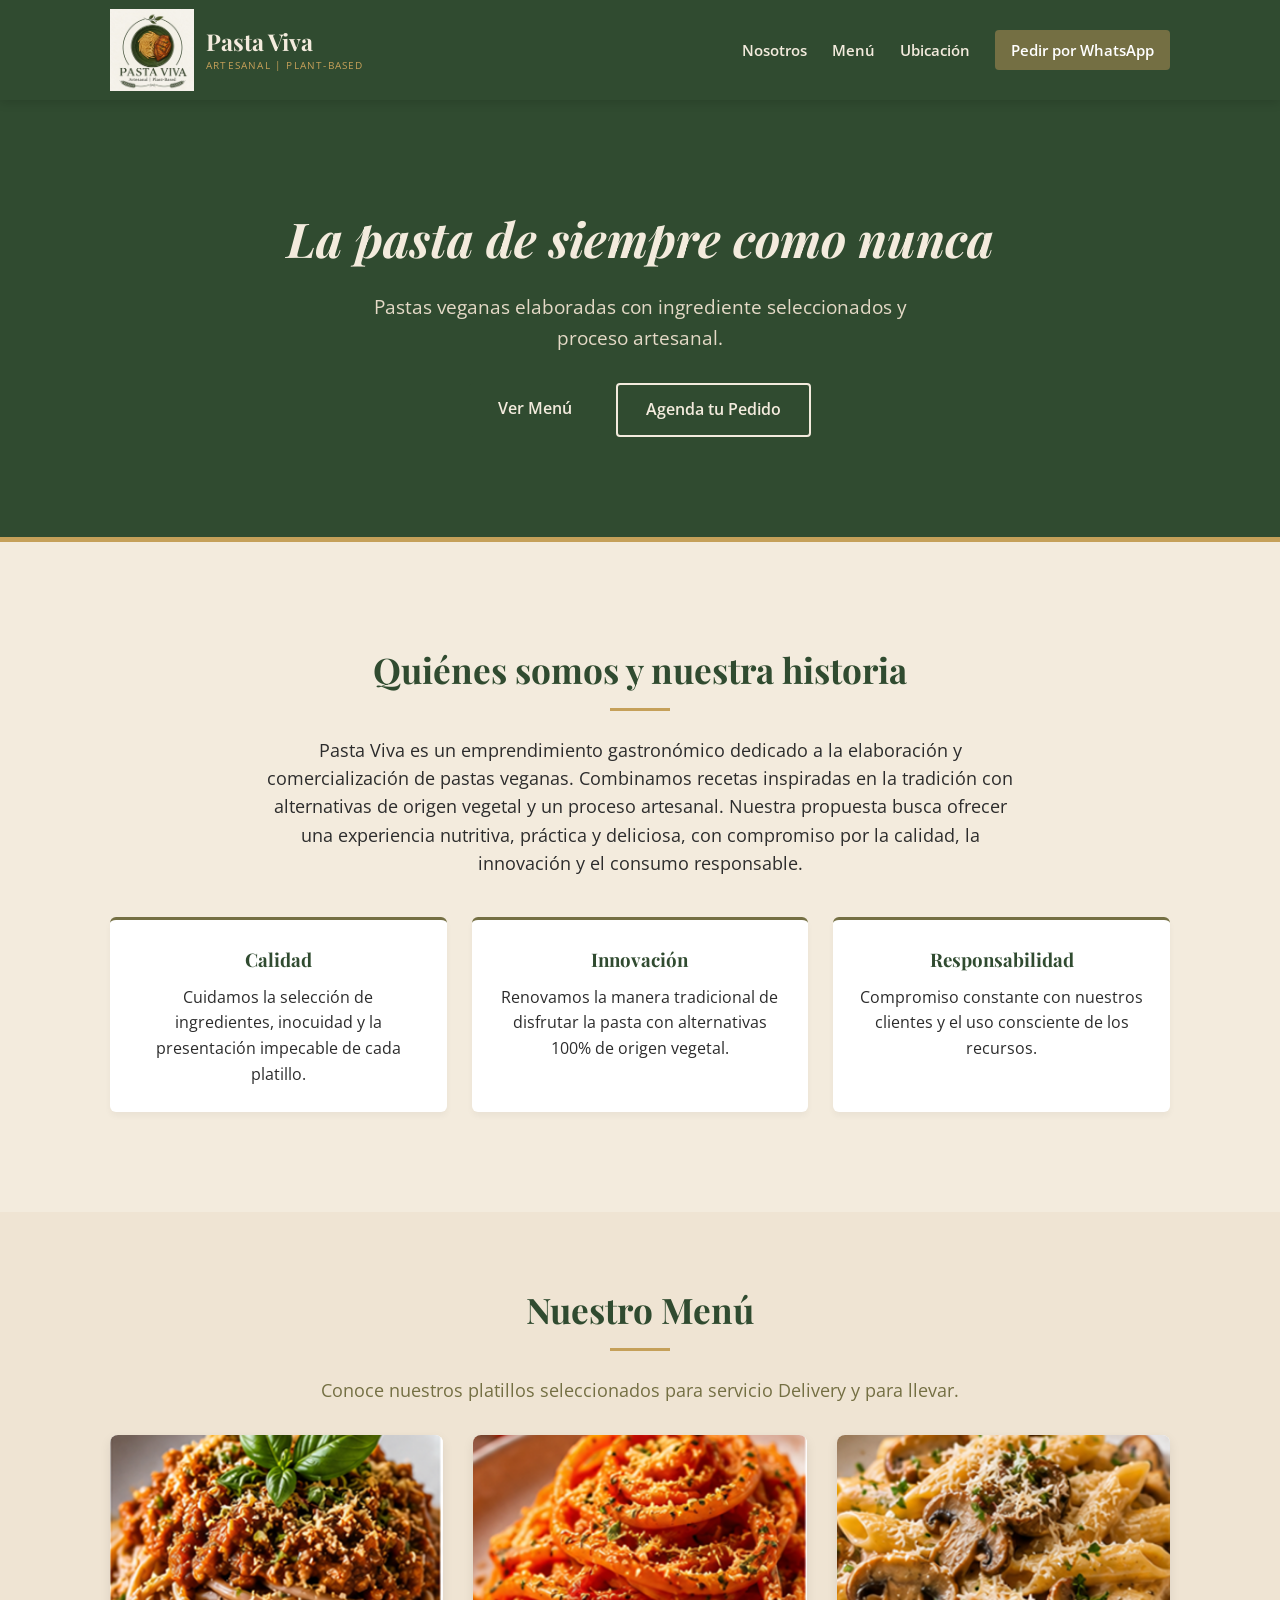
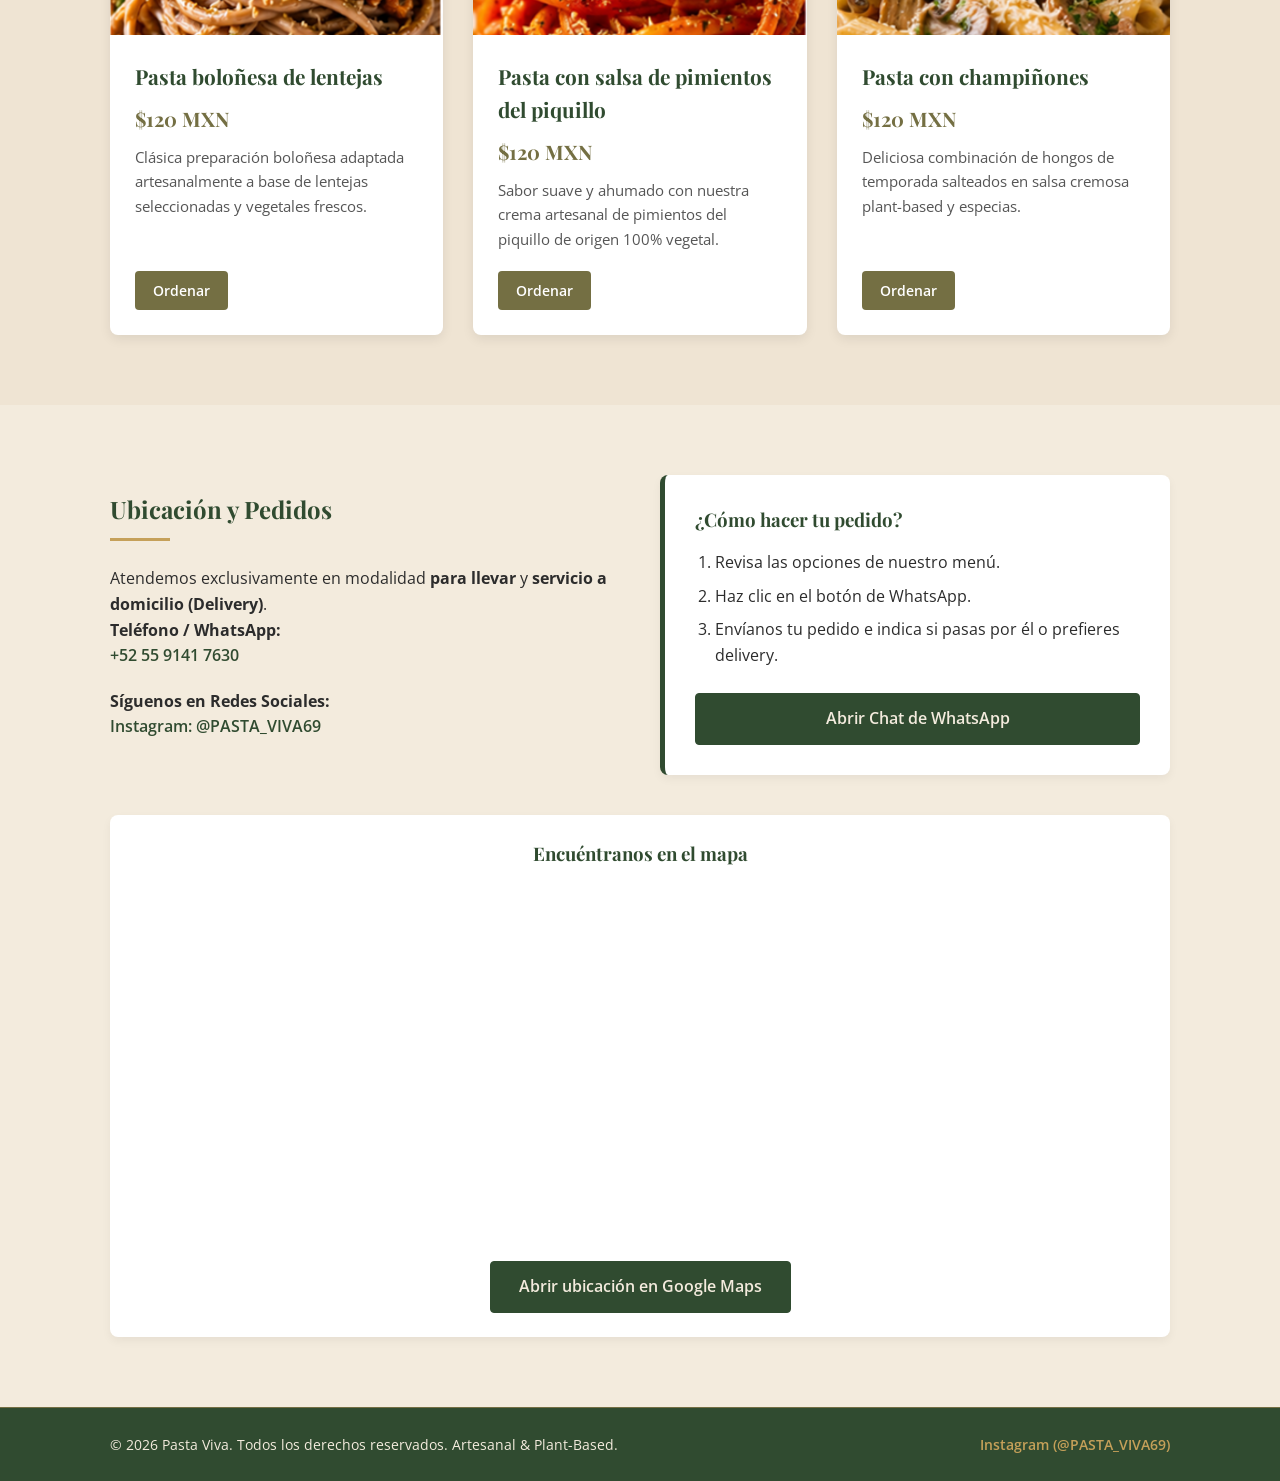
<file: index.html>
<!DOCTYPE html>
<html lang="es">
<head>
    <meta charset="UTF-8">
    <meta name="viewport" content="width=device-width, initial-scale=1.0">
    <title>Pasta Viva | Artesanal & Plant-Based</title>
    <link rel="stylesheet" href="css/styles.css">
    <!-- Fuentes Google Fonts para la identidad de marca -->
    <link rel="preconnect" href="https://fonts.googleapis.com">
    <link rel="preconnect" href="https://fonts.gstatic.com" crossorigin>
    <link href="https://fonts.googleapis.com/css2?family=Playfair+Display:ital,wght@0,600;0,700;1,400&family=Open+Sans:wght@400;600&display=swap" rel="stylesheet">
</head>
<body>

    <!-- Encabezado y Navegación Principal -->
    <header class="navbar">
    <div class="container nav-container">
        <a href="#" class="brand-logo">
        <img src="img/logo.jpeg" alt="Pasta Viva, artesanal y plant-based">
        <span class="brand-name">
            <strong>Pasta Viva</strong>
        <span>ARTESANAL | PLANT-BASED</span>
        </span>
        </a>
    <nav class="nav-links">
        <a href="#concepto">Nosotros</a>
        <a href="#menu">Menú</a>
        <a href="#ubicacion">Ubicación</a>
        <a href="https://wa.me/525591417630" target="_blank" class="btn-whatsapp">Pedir por WhatsApp</a>
    </nav>
    </div>
    </header>

    <!-- Sección Hero (Presentación al entrar) -->
    <section class="hero">
    <div class="hero-overlay"></div>
    <div class="hero-content">
        <h1 class="hero-title">La pasta de siempre como nunca</h1>
        <p class="hero-subtitle">Pastas veganas elaboradas con ingrediente seleccionados y proceso artesanal.</p>
        <div class="hero-buttons">
        <a href="#menu" class="btn-primary">Ver Menú</a>
        <a href="https://wa.me/525591417630" target="_blank" class="btn-secondary">Agenda tu Pedido</a>
    </div>
    </div>
    </section>

    <!-- Sección Concepto / Quiénes Somos -->
    <section id="concepto" class="section concepto-section">
    <div class="container text-center">
        <h2 class="section-title">Quiénes somos y nuestra historia</h2>
        <div class="title-divider"></div>
        <p class="description-text">
        Pasta Viva es un emprendimiento gastronómico dedicado a la elaboración y comercialización de pastas veganas.
        Combinamos recetas inspiradas en la tradición con alternativas de origen vegetal y un proceso artesanal.
        Nuestra propuesta busca ofrecer una experiencia nutritiva, práctica y deliciosa, con compromiso por la
        calidad, la innovación y el consumo responsable.
        </p>

        <div class="valores-grid">
        <div class="valor-card">
            <h3>Calidad</h3>
            <p>Cuidamos la selección de ingredientes, inocuidad y la presentación impecable de cada platillo.</p>
        </div>
        <div class="valor-card">
            <h3>Innovación</h3>
            <p>Renovamos la manera tradicional de disfrutar la pasta con alternativas 100% de origen vegetal.</p>
        </div>
        <div class="valor-card">
            <h3>Responsabilidad</h3>
            <p>Compromiso constante con nuestros clientes y el uso consciente de los recursos.</p>
        </div>
        </div>
    </div>
    </section>

    <!-- Sección Menú -->
    <section id="menu" class="section menu-section">
    <div class="container">
        <div class="text-center">
        <h2 class="section-title">Nuestro Menú</h2>
        <div class="title-divider"></div>
        <p class="section-subtitle">Conoce nuestros platillos seleccionados para servicio Delivery y para llevar.</p>
    </div>

        <div class="menu-grid">
        <!-- Platillo 1 -->
        <article class="menu-card">
            <button class="card-image-button" type="button" aria-label="Ampliar foto de pasta boloñesa de lentejas">
            <img class="card-img" src="img/pasta_boloñesa.png" alt="Pasta boloñesa de lentejas">
            </button>
            <div class="card-body">
            <h3 class="item-title">Pasta boloñesa de lentejas</h3>
            <p class="item-price">$120 MXN</p>
            <p class="item-desc">Clásica preparación boloñesa adaptada artesanalmente a base de lentejas seleccionadas y vegetales frescos.</p>
            <div class="item-footer">
                <a href="https://wa.me/525591417630?text=Hola,%20me%20gustaría%20ordenar%20una%20Pasta%20Boloñesa%20de%20Lentejas" target="_blank" class="btn-card-order">Ordenar</a>
            </div>
            </div>
        </article>

        <!-- Platillo 2 -->
        <article class="menu-card">
            <button class="card-image-button" type="button" aria-label="Ampliar foto de pasta con salsa de pimientos del piquillo">
            <img class="card-img" src="img/pasta_con_salsa_de_pimientos_del_piquillo.png" alt="Pasta con salsa de pimientos del piquillo">
            </button>
            <div class="card-body">
            <h3 class="item-title">Pasta con salsa de pimientos del piquillo</h3>
            <p class="item-price">$120 MXN</p>
            <p class="item-desc">Sabor suave y ahumado con nuestra crema artesanal de pimientos del piquillo de origen 100% vegetal.</p>
            <div class="item-footer">
                <a href="https://wa.me/525591417630?text=Hola,%20me%20gustaría%20ordenar%20una%20Pasta%20con%20salsa%20de%20pimientos" target="_blank" class="btn-card-order">Ordenar</a>
            </div>
            </div>
        </article>

        <!-- Platillo 3 -->
        <article class="menu-card">
        <button class="card-image-button" type="button" aria-label="Ampliar foto de pasta con champiñones">
            <img class="card-img" src="img/pasta_con_champiñones.png" alt="Pasta con champiñones">
        </button>
        <div class="card-body">
            <h3 class="item-title">Pasta con champiñones</h3>
            <p class="item-price">$120 MXN</p>
            <p class="item-desc">Deliciosa combinación de hongos de temporada salteados en salsa cremosa plant-based y especias.</p>
            <div class="item-footer">
            <a href="https://wa.me/525591417630?text=Hola,%20me%20gustaría%20ordenar%20una%20Pasta%20con%20Champiñones" target="_blank" class="btn-card-order">Ordenar</a>
        </div>
        </div>
        </article>
        </div>
    </div>
    </section>

  <!-- Sección Contacto y Ubicación -->
  <section id="ubicacion" class="section contacto-section">
    <div class="container">
    <div class="contacto-grid">
        <div class="contacto-info">
            <h2>Ubicación y Pedidos</h2>
            <div class="title-divider-left"></div>
            <p>Atendemos exclusivamente en modalidad <strong>para llevar</strong> y <strong>servicio a domicilio (Delivery)</strong>.</p>
        
        <div class="info-item">
            <strong>Teléfono / WhatsApp:</strong>
            <p><a href="https://wa.me/525591417630" target="_blank">+52 55 9141 7630</a></p>
        </div>

            <div class="info-item">
            <strong>Síguenos en Redes Sociales:</strong>
            <p><a href="https://instagram.com/PASTA_VIVA69" target="_blank">Instagram: @PASTA_VIVA69</a></p>
            </div>
        </div>

        <div class="contacto-box">
            <h3>¿Cómo hacer tu pedido?</h3>
            <ol class="pasos-pedido">
            <li>Revisa las opciones de nuestro menú.</li>
            <li>Haz clic en el botón de WhatsApp.</li>
            <li>Envíanos tu pedido e indica si pasas por él o prefieres delivery.</li>
            </ol>
            <a href="https://wa.me/525591417630" target="_blank" class="btn-primary btn-block">Abrir Chat de WhatsApp</a>
        </div>
        </div>
        <div class="location-map">
        <h3>Encuéntranos en el mapa</h3>
        <iframe
            src="https://www.google.com/maps?q=Universidad+Del+Valle+De+Cuernavaca+Univac&amp;output=embed"
            title="Mapa de ubicación de Pasta Viva"
            loading="lazy"
            referrerpolicy="no-referrer-when-downgrade"
            allowfullscreen>
        </iframe>
        <a href="https://share.google/GbvWC8jL7UnClhWuQ" target="_blank" rel="noopener noreferrer" class="btn-primary map-link">
            Abrir ubicación en Google Maps
        </a>
        </div>
    </div>
    </section>

    <!-- Pie de Página -->
    <footer class="footer">
    <div class="container footer-content">
        <p>© 2026 Pasta Viva. Todos los derechos reservados. Artesanal & Plant-Based.</p>
        <div class="social-links">
        <a href="https://instagram.com/PASTA_VIVA69" target="_blank">Instagram (@PASTA_VIVA69)</a>
        </div>
    </div>
    </footer>

    <dialog class="image-dialog" aria-label="Foto ampliada del platillo">
        <button class="image-dialog-close" type="button" aria-label="Cerrar foto ampliada">Cerrar</button>
        <img class="image-dialog-img" alt="">
    </dialog>

    <script>
        const imageDialog = document.querySelector(".image-dialog");
        const enlargedImage = imageDialog.querySelector(".image-dialog-img");

        document.querySelectorAll(".card-image-button").forEach((button) => {
        button.addEventListener("click", () => {
        const image = button.querySelector("img");
        enlargedImage.src = image.src;
        enlargedImage.alt = image.alt;
        imageDialog.showModal();
        });
    });

    imageDialog.querySelector(".image-dialog-close").addEventListener("click", () => {
        imageDialog.close();
    });

    imageDialog.addEventListener("cancel", (event) => {
        event.preventDefault();
        imageDialog.close();
    });

    document.addEventListener("keydown", (event) => {
        if (event.key === "Escape" && imageDialog.open) {
        imageDialog.close();
        }
    });

    imageDialog.addEventListener("click", (event) => {
        if (event.target === imageDialog) {
        imageDialog.close();
        }
    });
    </script>
</body>
</html>
</file>
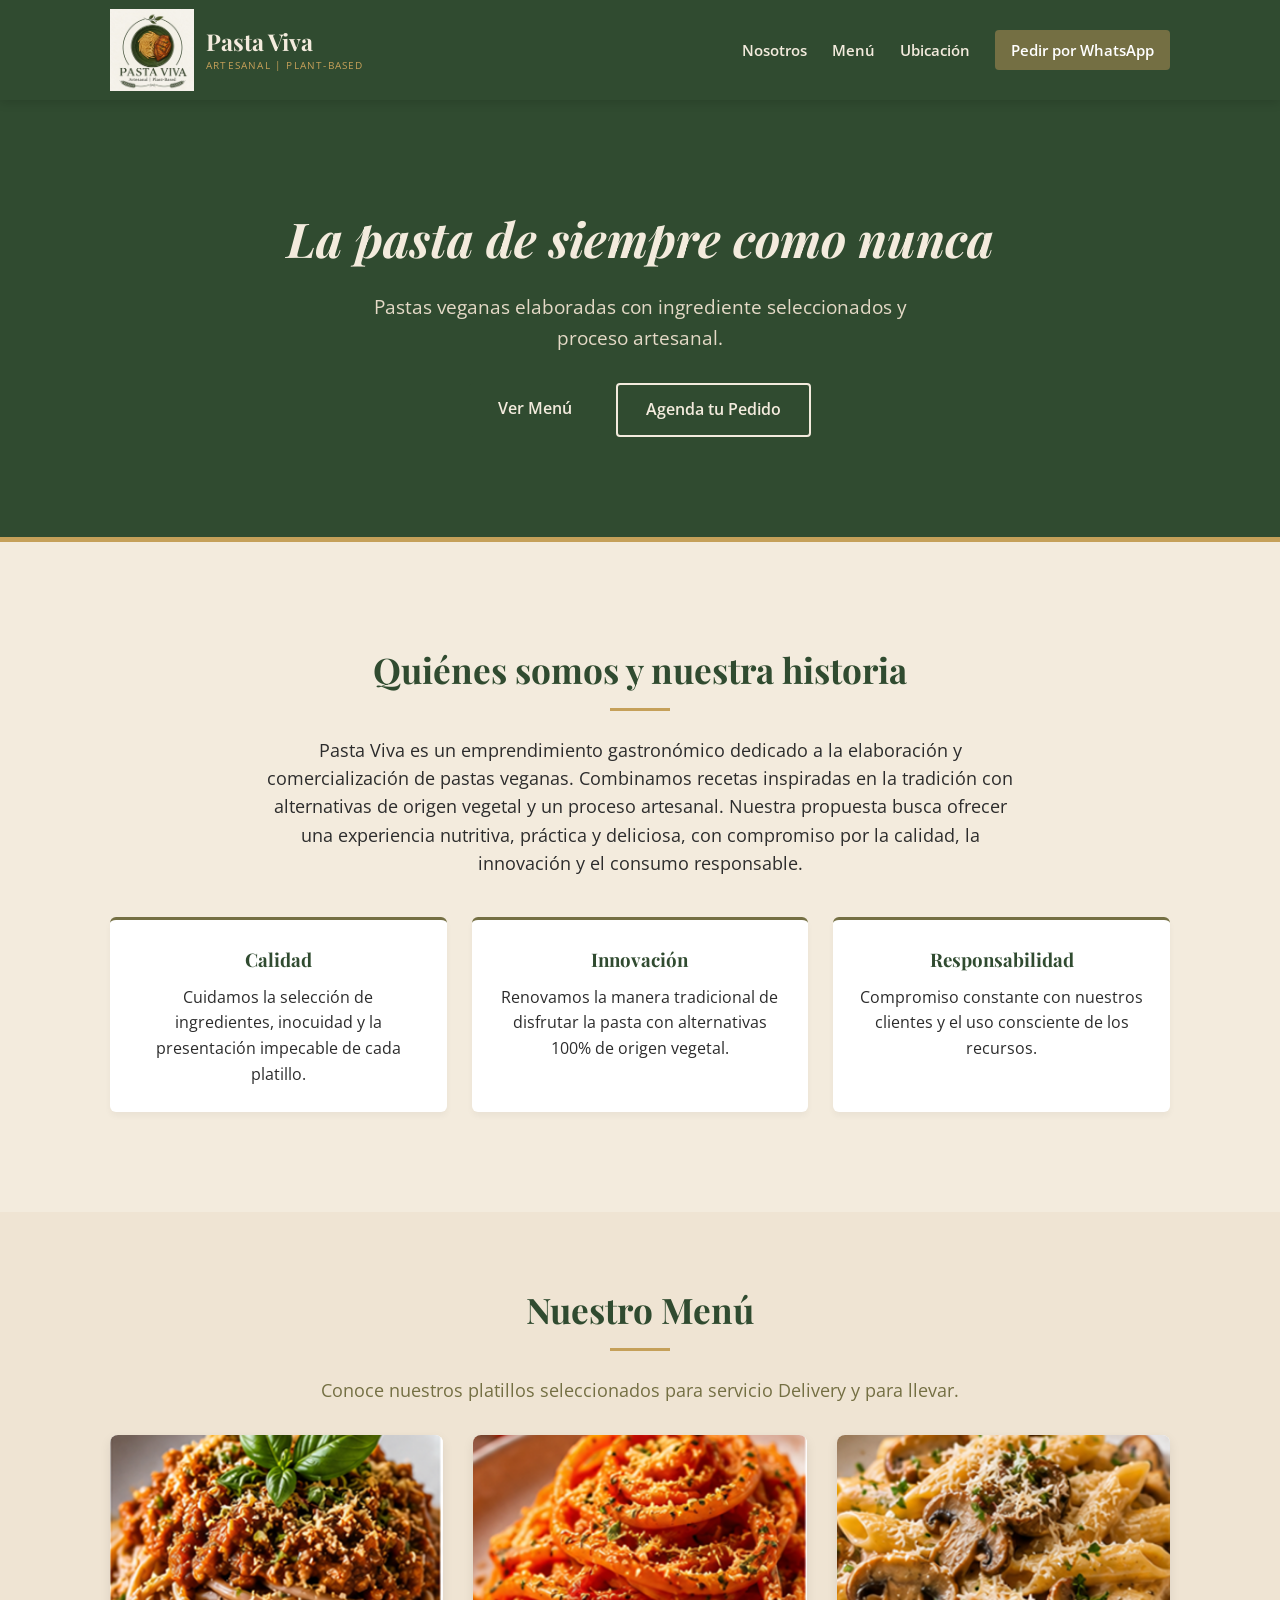
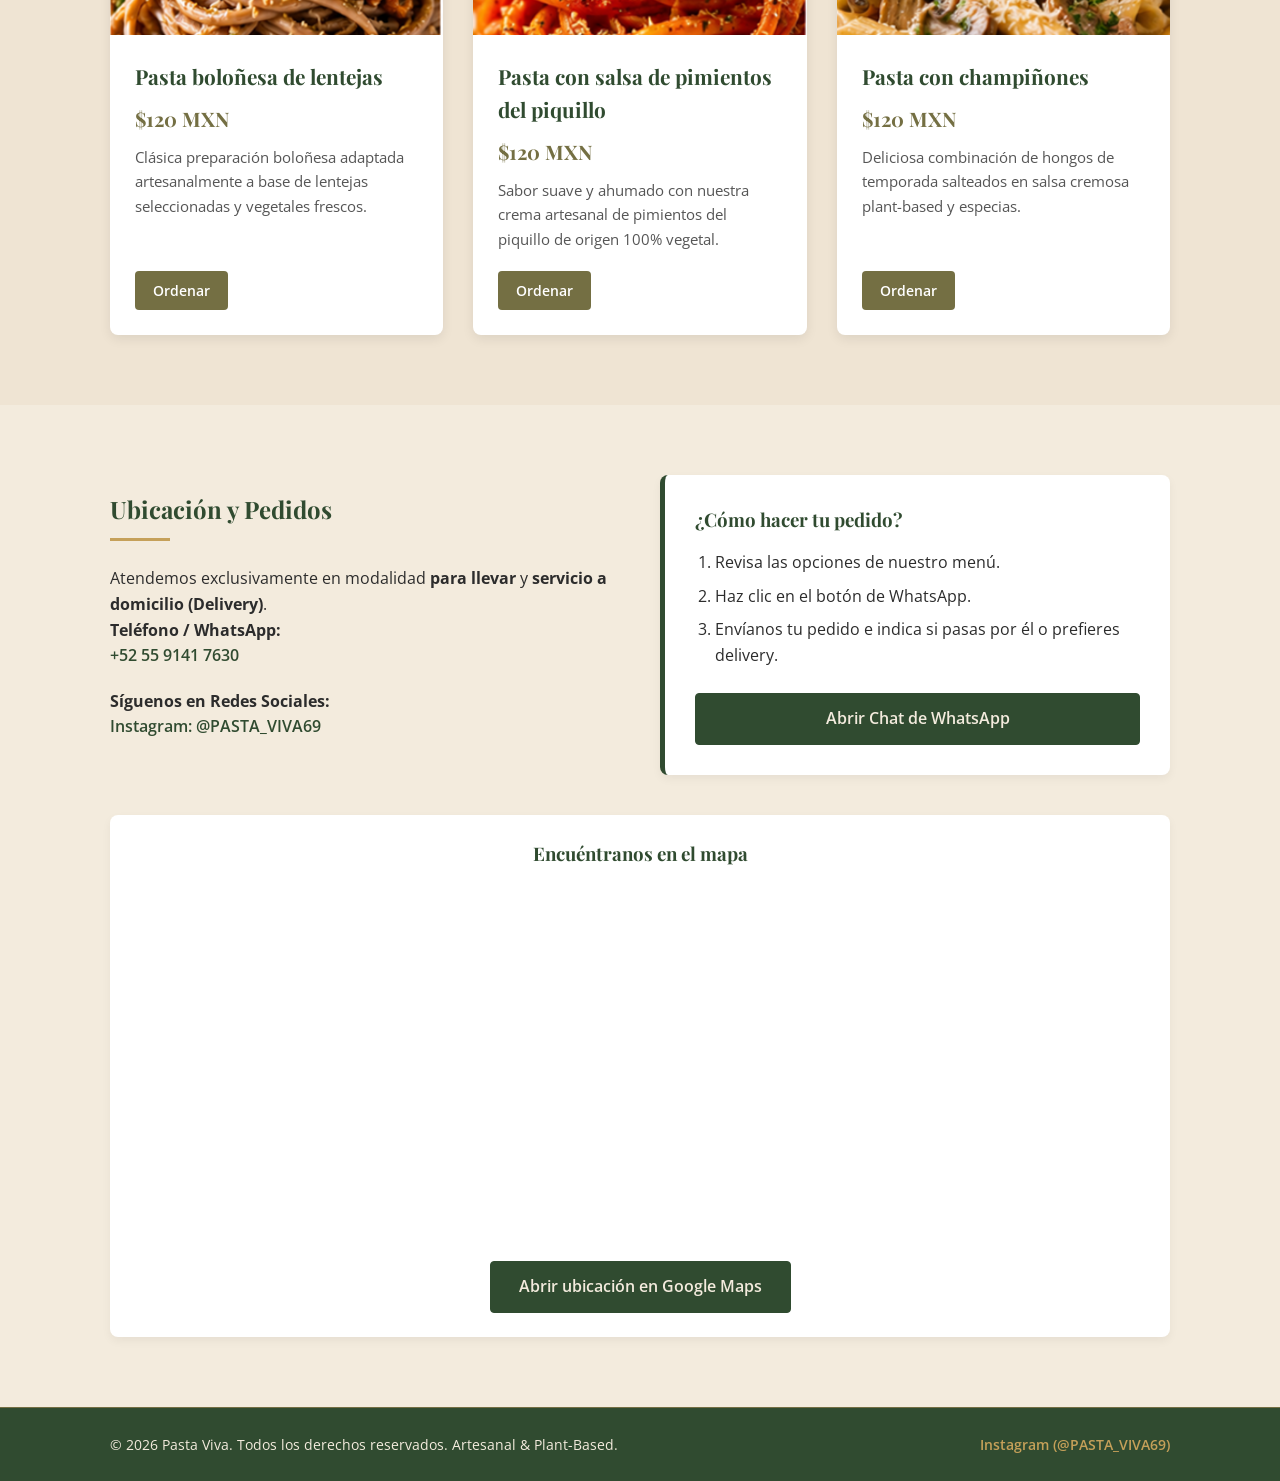
<file: pag-1.html>
<!DOCTYPE html>
<html lang="es">
<head>
    <meta charset="UTF-8">
    <meta name="viewport" content="width=device-width, initial-scale=1.0">
    <title>Pasta Viva | Artesanal & Plant-Based</title>
    <link rel="stylesheet" href="css/styles.css">
    <!-- Fuentes Google Fonts para la identidad de marca -->
    <link rel="preconnect" href="https://fonts.googleapis.com">
    <link rel="preconnect" href="https://fonts.gstatic.com" crossorigin>
    <link href="https://fonts.googleapis.com/css2?family=Playfair+Display:ital,wght@0,600;0,700;1,400&family=Open+Sans:wght@400;600&display=swap" rel="stylesheet">
</head>
<body>

    <!-- Encabezado y Navegación Principal -->
    <header class="navbar">
    <div class="container nav-container">
        <a href="#" class="brand-logo">
        <img src="img/logo.jpeg" alt="Pasta Viva, artesanal y plant-based">
        <span class="brand-name">
            <strong>Pasta Viva</strong>
        <span>ARTESANAL | PLANT-BASED</span>
        </span>
        </a>
    <nav class="nav-links">
        <a href="#concepto">Nosotros</a>
        <a href="#menu">Menú</a>
        <a href="#ubicacion">Ubicación</a>
        <a href="https://wa.me/525591417630" target="_blank" class="btn-whatsapp">Pedir por WhatsApp</a>
    </nav>
    </div>
    </header>

    <!-- Sección Hero (Presentación al entrar) -->
    <section class="hero">
    <div class="hero-overlay"></div>
    <div class="hero-content">
        <h1 class="hero-title">La pasta de siempre como nunca</h1>
        <p class="hero-subtitle">Pastas veganas elaboradas con ingrediente seleccionados y proceso artesanal.</p>
        <div class="hero-buttons">
        <a href="#menu" class="btn-primary">Ver Menú</a>
        <a href="https://wa.me/525591417630" target="_blank" class="btn-secondary">Agenda tu Pedido</a>
    </div>
    </div>
    </section>

    <!-- Sección Concepto / Quiénes Somos -->
    <section id="concepto" class="section concepto-section">
    <div class="container text-center">
        <h2 class="section-title">Quiénes somos y nuestra historia</h2>
        <div class="title-divider"></div>
        <p class="description-text">
        Pasta Viva es un emprendimiento gastronómico dedicado a la elaboración y comercialización de pastas veganas.
        Combinamos recetas inspiradas en la tradición con alternativas de origen vegetal y un proceso artesanal.
        Nuestra propuesta busca ofrecer una experiencia nutritiva, práctica y deliciosa, con compromiso por la
        calidad, la innovación y el consumo responsable.
        </p>

        <div class="valores-grid">
        <div class="valor-card">
            <h3>Calidad</h3>
            <p>Cuidamos la selección de ingredientes, inocuidad y la presentación impecable de cada platillo.</p>
        </div>
        <div class="valor-card">
            <h3>Innovación</h3>
            <p>Renovamos la manera tradicional de disfrutar la pasta con alternativas 100% de origen vegetal.</p>
        </div>
        <div class="valor-card">
            <h3>Responsabilidad</h3>
            <p>Compromiso constante con nuestros clientes y el uso consciente de los recursos.</p>
        </div>
        </div>
    </div>
    </section>

    <!-- Sección Menú -->
    <section id="menu" class="section menu-section">
    <div class="container">
        <div class="text-center">
        <h2 class="section-title">Nuestro Menú</h2>
        <div class="title-divider"></div>
        <p class="section-subtitle">Conoce nuestros platillos seleccionados para servicio Delivery y para llevar.</p>
    </div>

        <div class="menu-grid">
        <!-- Platillo 1 -->
        <article class="menu-card">
            <button class="card-image-button" type="button" aria-label="Ampliar foto de pasta boloñesa de lentejas">
            <img class="card-img" src="img/pasta_boloñesa.png" alt="Pasta boloñesa de lentejas">
            </button>
            <div class="card-body">
            <h3 class="item-title">Pasta boloñesa de lentejas</h3>
            <p class="item-price">$120 MXN</p>
            <p class="item-desc">Clásica preparación boloñesa adaptada artesanalmente a base de lentejas seleccionadas y vegetales frescos.</p>
            <div class="item-footer">
                <a href="https://wa.me/525591417630?text=Hola,%20me%20gustaría%20ordenar%20una%20Pasta%20Boloñesa%20de%20Lentejas" target="_blank" class="btn-card-order">Ordenar</a>
            </div>
            </div>
        </article>

        <!-- Platillo 2 -->
        <article class="menu-card">
            <button class="card-image-button" type="button" aria-label="Ampliar foto de pasta con salsa de pimientos del piquillo">
            <img class="card-img" src="img/pasta_con_salsa_de_pimientos_del_piquillo.png" alt="Pasta con salsa de pimientos del piquillo">
            </button>
            <div class="card-body">
            <h3 class="item-title">Pasta con salsa de pimientos del piquillo</h3>
            <p class="item-price">$120 MXN</p>
            <p class="item-desc">Sabor suave y ahumado con nuestra crema artesanal de pimientos del piquillo de origen 100% vegetal.</p>
            <div class="item-footer">
                <a href="https://wa.me/525591417630?text=Hola,%20me%20gustaría%20ordenar%20una%20Pasta%20con%20salsa%20de%20pimientos" target="_blank" class="btn-card-order">Ordenar</a>
            </div>
            </div>
        </article>

        <!-- Platillo 3 -->
        <article class="menu-card">
        <button class="card-image-button" type="button" aria-label="Ampliar foto de pasta con champiñones">
            <img class="card-img" src="img/pasta_con_champiñones.png" alt="Pasta con champiñones">
        </button>
        <div class="card-body">
            <h3 class="item-title">Pasta con champiñones</h3>
            <p class="item-price">$120 MXN</p>
            <p class="item-desc">Deliciosa combinación de hongos de temporada salteados en salsa cremosa plant-based y especias.</p>
            <div class="item-footer">
            <a href="https://wa.me/525591417630?text=Hola,%20me%20gustaría%20ordenar%20una%20Pasta%20con%20Champiñones" target="_blank" class="btn-card-order">Ordenar</a>
        </div>
        </div>
        </article>
        </div>
    </div>
    </section>

  <!-- Sección Contacto y Ubicación -->
  <section id="ubicacion" class="section contacto-section">
    <div class="container">
    <div class="contacto-grid">
        <div class="contacto-info">
            <h2>Ubicación y Pedidos</h2>
            <div class="title-divider-left"></div>
            <p>Atendemos exclusivamente en modalidad <strong>para llevar</strong> y <strong>servicio a domicilio (Delivery)</strong>.</p>
        
        <div class="info-item">
            <strong>Teléfono / WhatsApp:</strong>
            <p><a href="https://wa.me/525591417630" target="_blank">+52 55 9141 7630</a></p>
        </div>

            <div class="info-item">
            <strong>Síguenos en Redes Sociales:</strong>
            <p><a href="https://instagram.com/PASTA_VIVA69" target="_blank">Instagram: @PASTA_VIVA69</a></p>
            </div>
        </div>

        <div class="contacto-box">
            <h3>¿Cómo hacer tu pedido?</h3>
            <ol class="pasos-pedido">
            <li>Revisa las opciones de nuestro menú.</li>
            <li>Haz clic en el botón de WhatsApp.</li>
            <li>Envíanos tu pedido e indica si pasas por él o prefieres delivery.</li>
            </ol>
            <a href="https://wa.me/525591417630" target="_blank" class="btn-primary btn-block">Abrir Chat de WhatsApp</a>
        </div>
        </div>
        <div class="location-map">
        <h3>Encuéntranos en el mapa</h3>
        <iframe
            src="https://www.google.com/maps?q=Universidad+Del+Valle+De+Cuernavaca+Univac&amp;output=embed"
            title="Mapa de ubicación de Pasta Viva"
            loading="lazy"
            referrerpolicy="no-referrer-when-downgrade"
            allowfullscreen>
        </iframe>
        <a href="https://share.google/GbvWC8jL7UnClhWuQ" target="_blank" rel="noopener noreferrer" class="btn-primary map-link">
            Abrir ubicación en Google Maps
        </a>
        </div>
    </div>
    </section>

    <!-- Pie de Página -->
    <footer class="footer">
    <div class="container footer-content">
        <p>© 2026 Pasta Viva. Todos los derechos reservados. Artesanal & Plant-Based.</p>
        <div class="social-links">
        <a href="https://instagram.com/PASTA_VIVA69" target="_blank">Instagram (@PASTA_VIVA69)</a>
        </div>
    </div>
    </footer>

    <dialog class="image-dialog" aria-label="Foto ampliada del platillo">
        <button class="image-dialog-close" type="button" aria-label="Cerrar foto ampliada">Cerrar</button>
        <img class="image-dialog-img" alt="">
    </dialog>

    <script>
        const imageDialog = document.querySelector(".image-dialog");
        const enlargedImage = imageDialog.querySelector(".image-dialog-img");

        document.querySelectorAll(".card-image-button").forEach((button) => {
        button.addEventListener("click", () => {
        const image = button.querySelector("img");
        enlargedImage.src = image.src;
        enlargedImage.alt = image.alt;
        imageDialog.showModal();
        });
    });

    imageDialog.querySelector(".image-dialog-close").addEventListener("click", () => {
        imageDialog.close();
    });

    imageDialog.addEventListener("cancel", (event) => {
        event.preventDefault();
        imageDialog.close();
    });

    document.addEventListener("keydown", (event) => {
        if (event.key === "Escape" && imageDialog.open) {
        imageDialog.close();
        }
    });

    imageDialog.addEventListener("click", (event) => {
        if (event.target === imageDialog) {
        imageDialog.close();
        }
    });
    </script>
</body>
</html>
</file>
<file: css/styles.css>
/* ==========================================================================
    VARIABLES Y ESTILOS GLOBALES DE PASTA VIVA
    Paleta: Verde profundo (#304B30), Oliva (#746F43), Crema (#F3EBDD)
    ========================================================================== */

:root {
    --color-verde-profundo: #304B30;
    --color-oliva: #746F43;
    --color-crema: #F3EBDD;
    --color-crema-oscuro: #E5DAC7;
    --color-dorado: #C5A059;
    --color-texto: #2C2C2C;
    --color-blanco: #FFFFFF;
    
    --font-serif: 'Playfair Display', Georgia, serif;
    --font-sans: 'Open Sans', Helvetica, Arial, sans-serif;
}
* {
    box-sizing: border-box;
    margin: 0;
    padding: 0;
}

html {
    scroll-behavior: smooth;
    scroll-padding-top: 120px;
}

body {
    font-family: var(--font-sans);
    background-color: var(--color-crema);
    color: var(--color-texto);
    line-height: 1.6;
}

a {
    text-decoration: none;
    color: inherit;
}

.container {
    max-width: 1100px;
    margin: 0 auto;
    padding: 0 20px;
}

.text-center {
    text-align: center;
}

/* Tipografía de Encabezados */
h1, h2, h3 {
    font-family: var(--font-serif);
    color: var(--color-verde-profundo);
    font-weight: 700;
}

.section-title {
    font-size: 2.2rem;
    margin-bottom: 5px;
}

.section-subtitle {
    font-size: 1.1rem;
    color: var(--color-oliva);
    margin-bottom: 30px;
}

.title-divider {
    width: 60px;
    height: 3px;
    background-color: var(--color-dorado);
    margin: 10px auto 25px auto;
}

.title-divider-left {
    width: 60px;
    height: 3px;
    background-color: var(--color-dorado);
    margin: 10px 0 25px 0;
}

/* SECCIONES GLOBALES */
.section {
    padding: 70px 0;
}

/* BARRA DE NAVEGACIÓN */
.navbar {
    background-color: var(--color-verde-profundo);
    color: var(--color-crema);
    padding: 8px 0;
    position: sticky;
    top: 0;
    z-index: 100;
    box-shadow: 0 2px 10px rgba(0, 0, 0, 0.15);
}

.nav-container {
    display: flex;
    justify-content: space-between;
    align-items: center;
}

.brand-logo {
    display: flex;
    align-items: center;
    gap: 12px;
    flex: 0 0 auto;
}

.brand-logo img {
    display: block;
    width: 84px;
    height: 84px;
    object-fit: contain;
}

.brand-name {
    display: flex;
    flex-direction: column;
    color: var(--color-crema);
    font-family: var(--font-serif);
    line-height: 1.2;
}

.brand-name strong {
    font-size: 1.45rem;
}

.brand-name span {
    margin-top: 4px;
    color: var(--color-dorado);
    font-family: var(--font-sans);
    font-size: 0.62rem;
    letter-spacing: 1.2px;
}

.nav-links {
    display: flex;
    align-items: center;
    justify-content: flex-end;
    flex-wrap: wrap;
    gap: 25px;
}

.nav-links a {
    font-size: 0.95rem;
    color: var(--color-crema);
    font-weight: 600;
}

.nav-links a:hover {
    color: var(--color-dorado);
}

/* BOTONES */
.btn-primary {
    background-color: var(--color-verde-profundo);
    color: var(--color-crema);
    padding: 12px 28px;
    border-radius: 4px;
    font-weight: 600;
    display: inline-block;
    border: 1px solid var(--color-verde-profundo);
}

.btn-secondary {
    background-color: transparent;
    color: var(--color-verde-profundo);
    padding: 12px 28px;
    border-radius: 4px;
    font-weight: 600;
    display: inline-block;
    border: 2px solid var(--color-verde-profundo);
}

.btn-whatsapp {
    background-color: var(--color-oliva);
    color: var(--color-blanco) !important;
    padding: 8px 16px;
    border-radius: 4px;
}

.btn-block {
    display: block;
    text-align: center;
    width: 100%;
}

/* HERO SECTION */
.hero {
    background-color: var(--color-verde-profundo);
    color: var(--color-crema);
    padding: 100px 20px;
    text-align: center;
    position: relative;
    border-bottom: 5px solid var(--color-dorado);
}

.hero-title {
    color: var(--color-crema);
    font-size: 3rem;
    margin-bottom: 15px;
    font-style: italic;
}

.hero-subtitle {
    font-size: 1.2rem;
    max-width: 600px;
    margin: 0 auto 30px auto;
    color: var(--color-crema-oscuro);
}

.hero-buttons {
    display: flex;
    gap: 15px;
    justify-content: center;
}

.hero-buttons .btn-secondary {
    color: var(--color-crema);
    border-color: var(--color-crema);
}

/* SECCIÓN CONCEPTO */
.concepto-section {
    background-color: var(--color-crema);
    padding: 100px 0;
}

.description-text {
    max-width: 750px;
    margin: 0 auto 40px auto;
    font-size: 1.1rem;
}

.valores-grid {
    display: grid;
    grid-template-columns: repeat(auto-fit, minmax(280px, 1fr));
    gap: 25px;
    margin-top: 20px;
}

.valor-card {
    background-color: var(--color-blanco);
    padding: 25px;
    border-radius: 6px;
    box-shadow: 0 4px 6px rgba(0,0,0,0.04);
    border-top: 3px solid var(--color-oliva);
}

.valor-card h3 {
    margin-bottom: 10px;
}

/* SECCIÓN MENÚ */
.menu-section {
    background-color: #EFE4D3;
}

.menu-grid {
    display: grid;
    grid-template-columns: repeat(auto-fit, minmax(300px, 1fr));
    gap: 30px;
}

.menu-card {
    background-color: var(--color-blanco);
    border-radius: 8px;
    overflow: hidden;
    box-shadow: 0 4px 12px rgba(0,0,0,0.08);
    display: flex;
    flex-direction: column;
}

.card-img {
    display: block;
    width: 100%;
    height: 200px;
    object-fit: cover;
}

.card-image-button {
    display: block;
    width: 100%;
    padding: 0;
    border: 0;
    background: none;
    cursor: zoom-in;
}

.card-image-button:focus-visible {
    outline: 3px solid var(--color-dorado);
    outline-offset: -3px;
}

.image-dialog {
    position: fixed;
    inset: 0;
    max-width: min(94vw, 1000px);
    max-height: 90vh;
    margin: auto;
    padding: 48px 16px 16px;
    border: 0;
    border-radius: 8px;
    background: var(--color-crema);
    box-shadow: 0 8px 32px rgba(0, 0, 0, 0.35);
}

.image-dialog::backdrop {
    background: rgba(0, 0, 0, 0.8);
}

.image-dialog-img {
    display: block;
    max-width: calc(94vw - 32px);
    max-height: calc(90vh - 64px);
    margin: auto;
    object-fit: contain;
}

.image-dialog-close {
    position: absolute;
    top: 10px;
    right: 12px;
    padding: 6px 12px;
    border: 0;
    border-radius: 4px;
    background: var(--color-verde-profundo);
    color: var(--color-crema);
    font: inherit;
    cursor: pointer;
}

.card-body {
    padding: 25px;
    display: flex;
    flex-direction: column;
    flex-grow: 1;
}

.item-title {
    font-size: 1.3rem;
    margin-bottom: 10px;
}

.item-price {
    color: var(--color-oliva);
    font-family: var(--font-serif);
    font-size: 1.25rem;
    font-weight: 700;
    margin-bottom: 10px;
}

.item-desc {
    font-size: 0.95rem;
    color: #555;
    margin-bottom: 20px;
    flex-grow: 1;
}

.btn-card-order {
    background-color: var(--color-oliva);
    color: var(--color-blanco);
    padding: 8px 18px;
    border-radius: 4px;
    font-size: 0.9rem;
    font-weight: 600;
    display: inline-block;
}

/* SECCIÓN CONTACTO / UBICACIÓN */
.contacto-section {
    background-color: var(--color-crema);
}

.contacto-grid {
    display: grid;
    grid-template-columns: 1fr 1fr;
    gap: 40px;
    align-items: center;
}

.info-item {
    margin-bottom: 20px;
}

.info-item a {
    color: var(--color-verde-profundo);
    font-weight: 600;
}

.contacto-box {
    background-color: var(--color-blanco);
    padding: 30px;
    border-radius: 8px;
    box-shadow: 0 4px 10px rgba(0,0,0,0.05);
    border-left: 5px solid var(--color-verde-profundo);
}

.contacto-box h3 {
    margin-bottom: 15px;
}

.pasos-pedido {
    margin-left: 20px;
    margin-bottom: 25px;
}

.pasos-pedido li {
    margin-bottom: 8px;
}

.location-map {
    margin-top: 40px;
    padding: 24px;
    background-color: var(--color-blanco);
    border-radius: 8px;
    box-shadow: 0 4px 10px rgba(0,0,0,0.05);
    text-align: center;
}

.location-map h3 {
    margin-bottom: 16px;
}

.location-map iframe {
    display: block;
    width: 100%;
    height: 360px;
    border: 0;
    border-radius: 6px;
}

.map-link {
    margin-top: 16px;
}

/* FOOTER */
.footer {
    background-color: var(--color-verde-profundo);
    color: var(--color-crema);
    padding: 25px 0;
    font-size: 0.9rem;
    border-top: 1px solid var(--color-oliva);
}

.footer-content {
    display: flex;
    justify-content: space-between;
    align-items: center;
}

.social-links a {
    color: var(--color-dorado);
    font-weight: 600;
}

/* ADAPTACIÓN MÓVIL (RESPONSIVE) */
@media (max-width: 768px) {
    html {
        scroll-padding-top: 190px;
    }

    .nav-container {
        flex-direction: column;
        gap: 10px;
    }

    .brand-logo img {
        width: 68px;
        height: 68px;
    }

    .brand-name strong {
        font-size: 1.3rem;
    }

    .nav-links {
        justify-content: center;
        gap: 10px 16px;
    }

    .nav-links a {
        font-size: 0.9rem;
    }
    
    .contacto-grid {
        grid-template-columns: 1fr;
    }

    .location-map {
        margin-top: 25px;
        padding: 16px;
    }

    .location-map iframe {
        height: 280px;
    }

    .hero-title {
        font-size: 2.2rem;
    }
    
    .footer-content {
        flex-direction: column;
        gap: 10px;
        text-align: center;
    }
}
</file>
